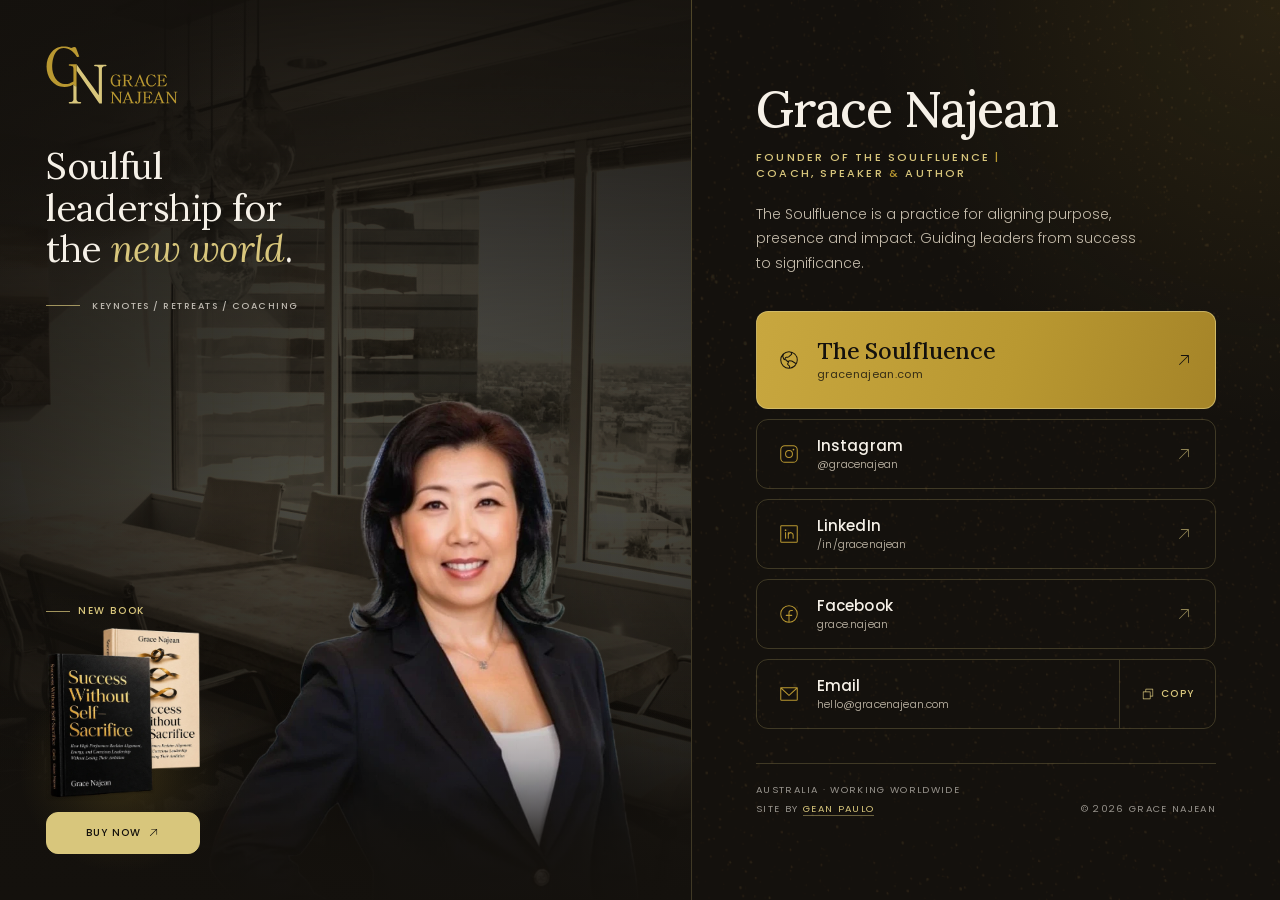
<file: index.html>
<!doctype html>
<html lang="en-AU">
<head>
  <meta charset="utf-8">
  <meta name="viewport" content="width=device-width, initial-scale=1">
  <meta name="theme-color" content="#14110D">
  <meta name="color-scheme" content="dark">
  <title>Grace Najean | Founder of The Soulfluence, Coach, Speaker &amp; Author</title>
  <meta name="description" content="Founder of The Soulfluence, coach, speaker and author. Explore the work, read the new book, or say hello to Grace Najean.">
  <meta name="author" content="Grace Najean">
  <meta property="og:type" content="profile">
  <meta property="og:site_name" content="Grace Najean">
  <meta property="og:locale" content="en_AU">
  <meta property="og:title" content="Grace Najean | Founder of The Soulfluence, Coach, Speaker &amp; Author">
  <meta property="og:description" content="Founder of The Soulfluence, coach, speaker and author. Explore the work, read the new book, or say hello.">
  <!-- After deployment, replace the relative og:image and twitter:image values with the absolute URL of assets/img/og.jpg so social scrapers can fetch the card. Add og:url with the final page URL too. -->
  <meta property="og:image" content="assets/img/og.jpg">
  <meta property="og:image:width" content="1200">
  <meta property="og:image:height" content="630">
  <meta property="og:image:alt" content="Grace Najean, founder of The Soulfluence, coach, speaker and author, against a gold and black backdrop.">
  <meta name="twitter:card" content="summary_large_image">
  <meta name="twitter:title" content="Grace Najean | Founder of The Soulfluence, Coach, Speaker &amp; Author">
  <meta name="twitter:description" content="Founder of The Soulfluence, coach, speaker and author. Explore the work, read the new book, or say hello.">
  <meta name="twitter:image" content="assets/img/og.jpg">
  <meta name="twitter:image:alt" content="Grace Najean, founder of The Soulfluence, coach, speaker and author, against a gold and black backdrop.">

  <link rel="icon" href="assets/img/favicon-32.png" sizes="32x32" type="image/png">
  <link rel="icon" href="assets/img/favicon-64.png" sizes="64x64" type="image/png">
  <link rel="icon" href="favicon.ico" sizes="any">
  <link rel="apple-touch-icon" href="assets/img/apple-touch-icon.png">
  <link rel="manifest" href="site.webmanifest">

  <link rel="preload" href="assets/fonts/lora-var.woff2" as="font" type="font/woff2" crossorigin>
  <link rel="preload" href="assets/fonts/poppins-400.woff2" as="font" type="font/woff2" crossorigin>
  <link rel="preload" href="assets/img/executive-boardroom.webp" as="image" type="image/webp">
  <link rel="preload" href="assets/img/grace-najean-portrait.webp" as="image" type="image/webp">
  <link rel="stylesheet" href="assets/css/styles.css">

  <script type="application/ld+json">
  {
    "@context": "https://schema.org",
    "@type": "Person",
    "name": "Grace Najean",
    "jobTitle": "Founder of The Soulfluence | Coach, Speaker & Author",
    "description": "Founder of The Soulfluence, coach, speaker and author.",
    "url": "https://gracenajean.com",
    "email": "hello@gracenajean.com",
    "image": "https://gracenajean.com/wp-content/uploads/2025/02/grace_keynote.webp",
    "knowsAbout": ["Soulful leadership", "Executive coaching", "Keynote speaking"],
    "sameAs": [
      "https://www.facebook.com/grace.najean",
      "https://www.instagram.com/gracenajean/",
      "https://au.linkedin.com/in/gracenajean",
      "https://gracenajean.com"
    ]
  }
  </script>
  <script type="application/ld+json">
  {
    "@context": "https://schema.org",
    "@type": "Book",
    "name": "Success Without Self Sacrifice",
    "author": {
      "@type": "Person",
      "name": "Grace Najean"
    },
    "url": "https://gracenajean.com/the-readers-edition",
    "image": "https://gracenajean.com/wp-content/uploads/2026/10/book-no-background-copy-2.webp",
    "description": "How high performers reclaim alignment, energy and conscious leadership without losing their ambition."
  }
  </script>
</head>
<body>
  <div class="page">
    <section class="visual" aria-label="Grace Najean">
      <div class="visual__media" aria-hidden="true">
        <img class="visual__bg" src="assets/img/executive-boardroom.webp" alt="" width="1800" height="1440" fetchpriority="high" decoding="async">
        <span class="visual__veil"></span>
      </div>

      <div class="visual__brand" aria-hidden="true">
        <img src="assets/img/grace-najean-logo.svg" alt="" width="605" height="264" decoding="async">
      </div>

      <p class="visual__statement">Soulful leadership for the <em>new world</em>.</p>

      <div class="visual__meta">
        <span class="visual__rule" aria-hidden="true"></span>
        <p>Keynotes <span aria-hidden="true">/</span> Retreats <span aria-hidden="true">/</span> Coaching</p>
      </div>

      <div class="portrait">
        <img class="portrait__img" src="assets/img/grace-najean-portrait.webp" alt="Grace Najean, founder of The Soulfluence, smiling in a black blazer." width="668" height="774" fetchpriority="high" decoding="async">
      </div>

      <a class="book" href="https://gracenajean.com/the-readers-edition" target="_blank" rel="noopener noreferrer" aria-label="Success Without Self Sacrifice, buy it now (opens in a new tab)">
        <span class="book__kicker"><span class="book__rule" aria-hidden="true"></span>New book</span>
        <span class="book__cover-wrap">
          <img class="book__cover" src="assets/img/new book cover for landing page.webp" alt="" width="600" height="835" loading="lazy" decoding="async">
        </span>
        <span class="book__title">Success Without Self Sacrifice</span>
        <span class="book__cta">Buy now
          <svg viewBox="0 0 256 256" fill="currentColor" aria-hidden="true" focusable="false"><path d="M198,64V168a6,6,0,0,1-12,0V78.48L68.24,196.24a6,6,0,0,1-8.48-8.48L177.52,70H88a6,6,0,0,1,0-12H192A6,6,0,0,1,198,64Z"/></svg>
        </span>
      </a>
    </section>

    <main class="panel">
      <div class="panel__inner">
        <header class="intro">
          <h1 class="intro__name">Grace Najean</h1>
          <p class="intro__role">Founder of The Soulfluence<span class="role__divider" aria-hidden="true"> |</span><span class="sr-only">,</span><br>Coach, Speaker <span class="amp">&amp;</span> Author</p>
          <p class="intro__bio">The Soulfluence is a practice for aligning purpose, presence and impact. Guiding leaders from success to significance.</p>
        </header>

        <nav class="links" id="links" aria-label="Grace Najean links">
          <a class="book-card" href="https://gracenajean.com/the-readers-edition" target="_blank" rel="noopener noreferrer" aria-label="Success Without Self Sacrifice, buy it now (opens in a new tab)">
            <span class="book-card__cover">
              <img src="assets/img/new book cover for landing page.webp" alt="" width="600" height="835" loading="lazy" decoding="async">
            </span>
            <span class="book-card__body">
              <span class="book-card__kicker">New book</span>
              <span class="book-card__title">Success Without Self Sacrifice</span>
            </span>
            <span class="book-card__cta">Buy now
              <svg viewBox="0 0 256 256" fill="currentColor" aria-hidden="true" focusable="false"><path d="M198,64V168a6,6,0,0,1-12,0V78.48L68.24,196.24a6,6,0,0,1-8.48-8.48L177.52,70H88a6,6,0,0,1,0-12H192A6,6,0,0,1,198,64Z"/></svg>
            </span>
          </a>

          <a class="link link--feature" href="https://gracenajean.com" target="_blank" rel="noopener noreferrer">
            <span class="link__icon" aria-hidden="true">
              <svg viewBox="0 0 256 256" fill="currentColor" focusable="false"><path d="M128,26A102,102,0,1,0,230,128,102.12,102.12,0,0,0,128,26Zm90,102a89.55,89.55,0,0,1-7.46,35.86l-46.69-28.71a13.94,13.94,0,0,0-5.46-2l-22.82-3.07A14.06,14.06,0,0,0,121.06,138h-9.92a2,2,0,0,1-1.8-1.13l-3.8-7.86a13.94,13.94,0,0,0-9.66-7.59l-10.71-2.3L94.4,103a2,2,0,0,1,1.74-1h16.71a13.9,13.9,0,0,0,6.76-1.75l12.25-6.75a14.73,14.73,0,0,0,2.62-1.88l26.91-24.33a13.93,13.93,0,0,0,2.83-17.21L161,44.25A90.16,90.16,0,0,1,218,128ZM144.6,39.54l9.15,16.39a2,2,0,0,1-.41,2.46L126.43,82.72a1.84,1.84,0,0,1-.37.27l-12.25,6.76a2,2,0,0,1-1,.25H96.14A14,14,0,0,0,84,97L73.18,115.91a2,2,0,0,1-.19-.35L61.5,84.89a2,2,0,0,1,0-1.48L72.68,57.06A89.9,89.9,0,0,1,144.6,39.54ZM38,128A89.52,89.52,0,0,1,49.38,84.23a13.85,13.85,0,0,0,.89,4.87l11.49,30.67a13.94,13.94,0,0,0,10.16,8.78l21.44,4.6a2,2,0,0,1,1.38,1.09l3.8,7.86a14.07,14.07,0,0,0,12.6,7.9h4.56l-8.49,19a14,14,0,0,0,2.51,15.2l.1.11,19.68,20.26a2,2,0,0,1,.46,1.7L127.7,218A90.1,90.1,0,0,1,38,128Zm102.08,89.19,1.67-8.6a14.07,14.07,0,0,0-3.47-12.16l-.1-.11L118.5,176.06a2,2,0,0,1-.33-2.14l13.7-30.73A2,2,0,0,1,134,142l22.82,3.08a2,2,0,0,1,.78.27L205,174.55A90.18,90.18,0,0,1,140.08,217.19Z"/></svg>
            </span>
            <span class="link__body">
              <span class="link__label">The Soulfluence</span>
              <span class="link__meta">gracenajean.com</span>
            </span>
            <span class="link__arrow" aria-hidden="true">
              <svg viewBox="0 0 256 256" fill="currentColor" focusable="false"><path d="M198,64V168a6,6,0,0,1-12,0V78.48L68.24,196.24a6,6,0,0,1-8.48-8.48L177.52,70H88a6,6,0,0,1,0-12H192A6,6,0,0,1,198,64Z"/></svg>
            </span>
            <span class="sr-only">Opens in a new tab</span>
          </a>


          <a class="link" href="https://www.instagram.com/gracenajean/" target="_blank" rel="noopener noreferrer">
            <span class="link__icon" aria-hidden="true">
              <svg viewBox="0 0 256 256" fill="currentColor" focusable="false"><path d="M128,82a46,46,0,1,0,46,46A46.06,46.06,0,0,0,128,82Zm0,80a34,34,0,1,1,34-34A34,34,0,0,1,128,162ZM176,26H80A54.06,54.06,0,0,0,26,80v96a54.06,54.06,0,0,0,54,54h96a54.06,54.06,0,0,0,54-54V80A54.06,54.06,0,0,0,176,26Zm42,150a42,42,0,0,1-42,42H80a42,42,0,0,1-42-42V80A42,42,0,0,1,80,38h96a42,42,0,0,1,42,42ZM190,76a10,10,0,1,1-10-10A10,10,0,0,1,190,76Z"/></svg>
            </span>
            <span class="link__body">
              <span class="link__label">Instagram</span>
              <span class="link__meta">@gracenajean</span>
            </span>
            <span class="link__arrow" aria-hidden="true">
              <svg viewBox="0 0 256 256" fill="currentColor" focusable="false"><path d="M198,64V168a6,6,0,0,1-12,0V78.48L68.24,196.24a6,6,0,0,1-8.48-8.48L177.52,70H88a6,6,0,0,1,0-12H192A6,6,0,0,1,198,64Z"/></svg>
            </span>
            <span class="sr-only">Opens in a new tab</span>
          </a>

          <a class="link" href="https://au.linkedin.com/in/gracenajean" target="_blank" rel="noopener noreferrer">
            <span class="link__icon" aria-hidden="true">
              <svg viewBox="0 0 256 256" fill="currentColor" focusable="false"><path d="M216,26H40A14,14,0,0,0,26,40V216a14,14,0,0,0,14,14H216a14,14,0,0,0,14-14V40A14,14,0,0,0,216,26Zm2,190a2,2,0,0,1-2,2H40a2,2,0,0,1-2-2V40a2,2,0,0,1,2-2H216a2,2,0,0,1,2,2ZM94,112v64a6,6,0,0,1-12,0V112a6,6,0,0,1,12,0Zm88,28v36a6,6,0,0,1-12,0V140a22,22,0,0,0-44,0v36a6,6,0,0,1-12,0V112a6,6,0,0,1,12,0v2.11A34,34,0,0,1,182,140ZM98,84A10,10,0,1,1,88,74,10,10,0,0,1,98,84Z"/></svg>
            </span>
            <span class="link__body">
              <span class="link__label">LinkedIn</span>
              <span class="link__meta">/in/gracenajean</span>
            </span>
            <span class="link__arrow" aria-hidden="true">
              <svg viewBox="0 0 256 256" fill="currentColor" focusable="false"><path d="M198,64V168a6,6,0,0,1-12,0V78.48L68.24,196.24a6,6,0,0,1-8.48-8.48L177.52,70H88a6,6,0,0,1,0-12H192A6,6,0,0,1,198,64Z"/></svg>
            </span>
            <span class="sr-only">Opens in a new tab</span>
          </a>

          <a class="link" href="https://www.facebook.com/grace.najean" target="_blank" rel="noopener noreferrer">
            <span class="link__icon" aria-hidden="true">
              <svg viewBox="0 0 256 256" fill="currentColor" focusable="false"><path d="M128,26A102,102,0,1,0,230,128,102.12,102.12,0,0,0,128,26Zm6,191.8V150h26a6,6,0,0,0,0-12H134V112a18,18,0,0,1,18-18h16a6,6,0,0,0,0-12H152a30,30,0,0,0-30,30v26H96a6,6,0,0,0,0,12h26v67.8a90,90,0,1,1,12,0Z"/></svg>
            </span>
            <span class="link__body">
              <span class="link__label">Facebook</span>
              <span class="link__meta">grace.najean</span>
            </span>
            <span class="link__arrow" aria-hidden="true">
              <svg viewBox="0 0 256 256" fill="currentColor" focusable="false"><path d="M198,64V168a6,6,0,0,1-12,0V78.48L68.24,196.24a6,6,0,0,1-8.48-8.48L177.52,70H88a6,6,0,0,1,0-12H192A6,6,0,0,1,198,64Z"/></svg>
            </span>
            <span class="sr-only">Opens in a new tab</span>
          </a>

          <div class="link-row">
            <a class="link-row__main" href="mailto:hello@gracenajean.com">
              <span class="link__icon" aria-hidden="true">
                <svg viewBox="0 0 256 256" fill="currentColor" focusable="false"><path d="M224,50H32a6,6,0,0,0-6,6V192a14,14,0,0,0,14,14H216a14,14,0,0,0,14-14V56A6,6,0,0,0,224,50ZM208.58,62,128,135.86,47.42,62ZM216,194H40a2,2,0,0,1-2-2V69.64l86,78.78a6,6,0,0,0,8.1,0L218,69.64V192A2,2,0,0,1,216,194Z"/></svg>
              </span>
              <span class="link__body">
                <span class="link__label">Email</span>
                <span class="link__meta">hello@gracenajean.com</span>
              </span>
            </a>
            <button class="copy" type="button" data-email="hello@gracenajean.com" aria-label="Copy email address hello@gracenajean.com">
              <span class="copy__glyph copy__glyph--copy" aria-hidden="true">
                <svg viewBox="0 0 256 256" fill="currentColor" focusable="false"><path d="M216,34H88a6,6,0,0,0-6,6V82H40a6,6,0,0,0-6,6V216a6,6,0,0,0,6,6H168a6,6,0,0,0,6-6V174h42a6,6,0,0,0,6-6V40A6,6,0,0,0,216,34ZM162,210H46V94H162Zm48-48H174V88a6,6,0,0,0-6-6H94V46H210Z"/></svg>
              </span>
              <span class="copy__glyph copy__glyph--check" aria-hidden="true">
                <svg viewBox="0 0 256 256" fill="currentColor" focusable="false"><path d="M228.24,76.24l-128,128a6,6,0,0,1-8.48,0l-56-56a6,6,0,0,1,8.48-8.48L96,191.51,219.76,67.76a6,6,0,0,1,8.48,8.48Z"/></svg>
              </span>
              <span class="copy__label">Copy</span>
            </button>
          </div>

        </nav>

        <footer class="footer">
          <div class="footer__left">
            <p>Australia <span aria-hidden="true">&middot;</span> Working worldwide</p>
            <p class="footer__dev">Site by <a href="https://geanpaulo.com" target="_blank" rel="noopener noreferrer" aria-label="Gean Paulo, site developer at geanpaulo.com, opens in a new tab">Gean Paulo</a></p>
          </div>
          <p class="footer__credit">&copy; <span id="year">2026</span> Grace Najean</p>
        </footer>
      </div>
    </main>
  </div>

  <p class="sr-only" role="status" aria-live="polite" id="copy-status"></p>
  <script src="assets/js/main.js" defer></script>
</body>
</html>
</file>
<file: assets/css/styles.css>
/* ==========================================================================
   Grace Najean / links
   Brand: Zen Gold #B99831, Sand #D8C67C, Aurora Black #202020, White
   Type: Lora (titles / subheads), Poppins (body / UI)
   ========================================================================== */

@font-face {
  font-family: 'Lora';
  font-style: normal;
  font-weight: 400 600;
  font-display: swap;
  src: url('../fonts/lora-var.woff2') format('woff2');
}
@font-face {
  font-family: 'Lora';
  font-style: italic;
  font-weight: 400 600;
  font-display: swap;
  src: url('../fonts/lora-italic-var.woff2') format('woff2');
}
@font-face {
  font-family: 'Poppins';
  font-style: normal;
  font-weight: 300;
  font-display: swap;
  src: url('../fonts/poppins-300.woff2') format('woff2');
}
@font-face {
  font-family: 'Poppins';
  font-style: normal;
  font-weight: 400;
  font-display: swap;
  src: url('../fonts/poppins-400.woff2') format('woff2');
}
@font-face {
  font-family: 'Poppins';
  font-style: normal;
  font-weight: 500;
  font-display: swap;
  src: url('../fonts/poppins-500.woff2') format('woff2');
}

:root {
  --ink: #14110d;
  --aurora: #202020;
  --gold: #b99831;
  --sand: #d8c67c;
  --paper: #f6f1e8;
  --muted: #c4bbab;
  --line: rgba(216, 198, 124, 0.22);
  --line-strong: rgba(216, 198, 124, 0.46);

  --font-display: 'Lora', 'Iowan Old Style', Georgia, serif;
  --font-body: 'Poppins', 'Helvetica Neue', Arial, sans-serif;

  --radius: 12px;

  --ease: cubic-bezier(0.23, 1, 0.32, 1);
  --ease-in-out: cubic-bezier(0.77, 0, 0.175, 1);
}

*,
*::before,
*::after {
  box-sizing: border-box;
}

html {
  -webkit-text-size-adjust: 100%;
  scroll-behavior: smooth;
}

html {
  color-scheme: dark;
}

body {
  margin: 0;
  min-height: 100dvh;
  background: var(--ink);
  color: var(--paper);
  font-family: var(--font-body);
  font-size: 16px;
  font-weight: 400;
  line-height: 1.5;
  -webkit-font-smoothing: antialiased;
  text-rendering: optimizeLegibility;
  overflow-x: hidden;
}

@media (prefers-contrast: more) {
  :root {
    --muted: #e4dccf;
    --line: rgba(216, 198, 124, 0.48);
    --line-strong: rgba(216, 198, 124, 0.8);
  }

  .intro__bio,
  .link__meta {
    color: var(--muted);
  }
}

/* Film grain, generated locally, kept almost invisible. */
body::after {
  content: '';
  position: fixed;
  inset: 0;
  z-index: 60;
  pointer-events: none;
  opacity: 0.035;
  background-image: url('../img/grain.png');
  background-size: 128px 128px;
  mix-blend-mode: overlay;
}

::selection {
  background: var(--gold);
  color: var(--ink);
}

img,
svg {
  display: block;
}

:focus-visible {
  outline: 2px solid var(--sand);
  outline-offset: 3px;
}

.sr-only {
  position: absolute !important;
  width: 1px;
  height: 1px;
  padding: 0;
  margin: -1px;
  overflow: hidden;
  clip: rect(0 0 0 0);
  white-space: nowrap;
  border: 0;
}

/* --------------------------------------------------------------------------
   Frame
   -------------------------------------------------------------------------- */

.page {
  display: grid;
  grid-template-columns: minmax(0, 1.08fr) minmax(0, 0.92fr);
  min-height: 100vh;
  min-height: 100dvh;
}

/* --------------------------------------------------------------------------
   Visual panel
   -------------------------------------------------------------------------- */

.visual {
  position: relative;
  display: flex;
  flex-direction: column;
  min-height: 100vh;
  min-height: 100dvh;
  padding: clamp(26px, 3.6vw, 56px);
  overflow: hidden;
  isolation: isolate;
  background: var(--ink);
}

.visual__media {
  position: absolute;
  inset: 0;
  z-index: 0;
  overflow: hidden;
}

/* A quiet corner scrim keeps the gold mark legible over the brightest frame. */
.visual::before {
  content: '';
  position: absolute;
  inset: 0;
  z-index: 2;
  pointer-events: none;
  background: radial-gradient(46% 38% at 0% 0%, rgba(20, 17, 13, 0.9) 0%, rgba(20, 17, 13, 0.62) 48%, rgba(20, 17, 13, 0) 80%);
}

.visual__bg {
  width: 100%;
  height: 100%;
  object-fit: cover;
  --bg-scale: 1.1;
  object-position: 55% 60%;
  transform: scale(var(--bg-scale));
  filter: saturate(0.68) sepia(0.5) brightness(0.54) contrast(1.06);
  opacity: 0.7;
}

.visual__veil {
  position: absolute;
  inset: 0;
  background:
    linear-gradient(180deg, rgba(20, 17, 13, 0.9) 0%, rgba(20, 17, 13, 0.38) 34%, rgba(20, 17, 13, 0.12) 55%, rgba(20, 17, 13, 0.94) 100%),
    linear-gradient(92deg, rgba(20, 17, 13, 0.72) 0%, rgba(20, 17, 13, 0.08) 58%, rgba(20, 17, 13, 0.32) 100%);
}

.visual__brand {
  position: relative;
  z-index: 4;
  display: block;
  width: clamp(116px, 10.3vw, 148px);
  color: inherit;
  text-decoration: none;
}

.visual__brand img {
  width: 100%;
  height: auto;
}

.visual__statement {
  position: relative;
  z-index: 4;
  width: min(12ch, 44%);
  margin: clamp(26px, 4.6vh, 46px) 0 0;
  font-family: var(--font-display);
  font-size: clamp(2rem, 2.9vw, 2.65rem);
  font-weight: 400;
  line-height: 1.12;
  letter-spacing: -0.015em;
  color: var(--paper);
  text-wrap: balance;
}

.visual__statement em {
  font-style: italic;
  color: var(--sand);
}

.visual__meta {
  position: relative;
  z-index: 4;
  display: flex;
  align-items: center;
  gap: 12px;
  width: fit-content;
  max-width: 62%;
  margin-top: clamp(20px, 3.2vh, 34px);
}

.visual__rule {
  width: 34px;
  height: 1px;
  flex: none;
  background: var(--sand);
  opacity: 0.7;
}

.visual__meta p {
  margin: 0;
  font-size: 0.58rem;
  font-weight: 500;
  line-height: 1.6;
  letter-spacing: 0.16em;
  text-transform: uppercase;
  color: rgba(246, 241, 232, 0.72);
}

.portrait {
  position: absolute;
  right: clamp(14px, 4vw, 54px);
  bottom: 0;
  z-index: 3;
  height: clamp(320px, 56vh, 500px);
  width: auto;
  aspect-ratio: 668 / 774;
  translate: 0 0;
  isolation: isolate;
}

.portrait__img {
  width: 100%;
  height: auto;
  filter: saturate(0.94) contrast(1.035) brightness(1.015) drop-shadow(0 26px 46px rgba(0, 0, 0, 0.4));
}

/* --------------------------------------------------------------------------
   The book, treated as an object in the lower-left of the cover
   -------------------------------------------------------------------------- */

.book {
  position: absolute;
  left: clamp(26px, 3.6vw, 56px);
  bottom: clamp(26px, 3.6vw, 56px);
  z-index: 5;
  display: block;
  width: clamp(84px, 8.9vw, 128px);
  color: var(--paper);
  text-decoration: none;
  isolation: isolate;
}

.book::before {
  content: '';
  position: absolute;
  left: -18%;
  bottom: -8%;
  z-index: -1;
  width: 136%;
  aspect-ratio: 1;
  pointer-events: none;
  background: radial-gradient(circle, rgba(185, 152, 49, 0.22) 0%, rgba(185, 152, 49, 0.07) 42%, rgba(185, 152, 49, 0) 70%);
}

.book__kicker {
  display: flex;
  align-items: center;
  gap: 8px;
  white-space: nowrap;
  font-size: 0.5625rem;
  font-weight: 500;
  line-height: 1.4;
  letter-spacing: 0.16em;
  text-transform: uppercase;
  color: var(--sand);
}

.book__rule {
  width: 20px;
  height: 1px;
  flex: none;
  background: var(--sand);
  opacity: 0.72;
  transition: width 0.4s var(--ease);
}

.book__cover-wrap {
  display: block;
  margin-top: 10px;
}

.book__cover {
  display: block;
  width: 100%;
  height: auto;
  transition: transform 0.5s var(--ease);
}

.book__title {
  display: block;
  margin-top: 12px;
  font-family: var(--font-display);
  font-size: 0.8125rem;
  font-weight: 500;
  line-height: 1.32;
  color: var(--paper);
  text-wrap: pretty;
}

.book__cta {
  display: flex;
  align-items: center;
  justify-content: center;
  gap: 6px;
  min-height: 42px;
  margin-top: 12px;
  padding: 12px 10px;
  border: 1px solid var(--sand);
  border-radius: var(--radius);
  background: var(--sand);
  color: var(--ink);
  font-size: 0.6875rem;
  font-weight: 500;
  line-height: 1.2;
  letter-spacing: 0.1em;
  text-transform: uppercase;
  transition:
    background-color 0.24s var(--ease),
    border-color 0.24s var(--ease),
    color 0.24s var(--ease);
}

.book__cta svg {
  width: 13px;
  height: 13px;
  flex: none;
  transition: transform 0.4s var(--ease);
}

.book:focus-visible {
  outline: 2px solid var(--sand);
  outline-offset: 6px;
}

@media (hover: hover) and (pointer: fine) {
  .book:hover .book__cover,
  .book:focus-visible .book__cover {
    transform: translateY(-5px) rotate(-1.2deg);
  }

  .book:hover .book__rule,
  .book:focus-visible .book__rule {
    width: 32px;
  }

  .book:hover .book__cta,
  .book:focus-visible .book__cta {
    border-color: var(--gold);
    background: var(--gold);
    color: var(--ink);
  }

  .book:hover .book__cta svg,
  .book:focus-visible .book__cta svg {
    transform: translate(2px, -2px);
  }
}

@media (min-width: 1201px) {
  .book {
    width: clamp(148px, 12vw, 172px);
  }

  .book__kicker {
    font-size: 0.625rem;
  }

  .book__rule {
    width: 24px;
  }

  .book__title {
    margin-top: 13px;
    font-size: 0.875rem;
    line-height: 1.3;
  }

  .book__cta {
    margin-top: 11px;
    font-size: 0.625rem;
  }
}

@media (max-width: 1359px) {
  .book__title {
    display: none;
  }
}

@media (max-width: 1200px) {
  .book__cta {
    min-height: 34px;
    gap: 4px;
    margin-top: 9px;
    padding: 9px 6px;
    font-size: 0.5625rem;
  }

  .book__cta svg {
    width: 11px;
    height: 11px;
  }
}

/* The portrait sits in the page, not on top of it. */
.visual::after {
  content: '';
  position: absolute;
  right: 0;
  bottom: 0;
  left: 0;
  z-index: 3;
  height: 24%;
  pointer-events: none;
  background: linear-gradient(0deg, rgba(20, 17, 13, 0.98) 0%, rgba(20, 17, 13, 0.82) 30%, rgba(20, 17, 13, 0.28) 65%, rgba(20, 17, 13, 0) 100%);
}

/* --------------------------------------------------------------------------
   Link panel
   -------------------------------------------------------------------------- */

.panel {
  position: relative;
  display: flex;
  align-items: center;
  justify-content: center;
  padding: clamp(30px, 5vh, 66px) clamp(24px, 4.2vw, 64px);
  overflow: hidden;
  border-left: 1px solid var(--line);
  background:
    radial-gradient(120% 82% at 100% 0%, rgba(185, 152, 49, 0.12), rgba(185, 152, 49, 0) 58%),
    var(--ink);
}

/* Gold dust, an Unsplash night-sky frame tinted toward the brand. */
.panel::before {
  content: '';
  position: absolute;
  inset: 0;
  z-index: 0;
  pointer-events: none;
  background-image: url('../img/gold-dust.webp');
  background-size: cover;
  background-position: center;
  opacity: 0.1;
  filter: sepia(1) saturate(2.4) hue-rotate(-8deg) brightness(0.72) contrast(1.15);
  mix-blend-mode: screen;
}

/* Pointer-following warmth. A static gradient moved on the compositor. */
.panel::after {
  content: '';
  position: absolute;
  top: 0;
  left: 0;
  z-index: 0;
  width: 640px;
  height: 640px;
  border-radius: 50%;
  pointer-events: none;
  background: radial-gradient(circle, rgba(216, 198, 124, 0.11) 0%, rgba(216, 198, 124, 0.05) 36%, rgba(216, 198, 124, 0) 70%);
  transform: translate3d(calc(var(--mx, 0px) - 320px), calc(var(--my, 0px) - 320px), 0);
  opacity: 0;
  transition: opacity 0.6s var(--ease);
}

@media (hover: hover) and (pointer: fine) {
  .panel.is-live::after {
    opacity: 1;
    will-change: transform;
  }
}

.panel__inner {
  position: relative;
  z-index: 1;
  width: min(100%, 460px);
  margin-inline: auto;
}

.intro__name {
  margin: 0;
  font-family: var(--font-display);
  font-size: clamp(2.45rem, 3.9vw, 3.45rem);
  font-weight: 500;
  line-height: 1.02;
  letter-spacing: -0.02em;
  color: var(--paper);
  text-wrap: balance;
}

.intro__role .amp,
.intro__role .role__divider {
  color: var(--gold);
}

.intro__role {
  margin: 14px 0 0;
  font-size: 0.6875rem;
  font-weight: 500;
  line-height: 1.5;
  letter-spacing: 0.2em;
  text-transform: uppercase;
  text-wrap: balance;
  color: var(--sand);
}

.intro__bio {
  max-width: 43ch;
  margin: 20px 0 0;
  font-size: 0.875rem;
  font-weight: 300;
  line-height: 1.75;
  color: var(--muted);
  text-wrap: pretty;
}

/* --------------------------------------------------------------------------
   Links
   -------------------------------------------------------------------------- */

.links {
  display: flex;
  flex-direction: column;
  gap: 10px;
  margin-top: clamp(26px, 4vh, 38px);
  scroll-margin-top: 24px;
}

.link,
.link-row {
  position: relative;
  border: 1px solid var(--line);
  border-radius: var(--radius);
  isolation: isolate;
  color: var(--paper);
  transition:
    border-color 0.24s var(--ease),
    color 0.24s var(--ease);
}

.link {
  display: grid;
  grid-template-columns: 24px minmax(0, 1fr) 22px;
  align-items: center;
  gap: 16px;
  min-height: 70px;
  padding: 12px 20px;
  text-decoration: none;
  -webkit-tap-highlight-color: transparent;
}

.link::before,
.link-row::before {
  content: '';
  position: absolute;
  inset: 0;
  z-index: -1;
  background: linear-gradient(100deg, var(--sand) 0%, var(--gold) 100%);
  border-radius: var(--radius);
  transform: scaleX(0);
  transform-origin: left center;
  transition: transform 0.42s var(--ease);
}

.link > *,
.link-row > * {
  position: relative;
}

.link__icon {
  display: grid;
  place-items: center;
  color: var(--gold);
  transition: color 0.24s var(--ease);
}

.link__icon svg {
  width: 22px;
  height: 22px;
}

.link__body {
  display: flex;
  flex-direction: column;
  gap: 2px;
  min-width: 0;
}

.link__label {
  font-size: 0.9375rem;
  font-weight: 500;
  line-height: 1.3;
  letter-spacing: 0.005em;
}

.link__meta {
  overflow: hidden;
  color: var(--muted);
  font-size: 0.6875rem;
  font-weight: 300;
  line-height: 1.4;
  letter-spacing: 0.015em;
  text-overflow: ellipsis;
  white-space: nowrap;
  transition: color 0.24s var(--ease);
}

.link__arrow {
  display: grid;
  place-items: center;
  color: rgba(216, 198, 124, 0.62);
  transition:
    color 0.24s var(--ease),
    transform 0.42s var(--ease);
}

.link__arrow svg {
  width: 18px;
  height: 18px;
}

/* Featured: the website is the primary action. */
.link--feature {
  min-height: 98px;
  padding: 18px 20px;
  border-color: rgba(216, 198, 124, 0.66);
  background:
    linear-gradient(105deg, #c8a73f 0%, var(--gold) 56%, #a58428 100%);
  color: var(--ink);
}

.link--feature::before {
  background: linear-gradient(100deg, #e7d99c 0%, var(--sand) 100%);
}

.link--feature .link__icon,
.link--feature .link__arrow {
  color: var(--ink);
}

.link--feature .link__label {
  font-family: var(--font-display);
  font-size: 1.45rem;
  font-weight: 500;
  line-height: 1.15;
  letter-spacing: -0.01em;
}

.link--feature .link__meta {
  color: rgba(20, 17, 13, 0.8);
  font-size: 0.6875rem;
  font-weight: 400;
  letter-spacing: 0.03em;
}

/* Hover, only where hovering is a real input. */
@media (hover: hover) and (pointer: fine) {
  .link:hover,
  .link:focus-visible {
    border-color: var(--gold);
    color: var(--ink);
  }

  .link:hover::before,
  .link:focus-visible::before {
    transform: scaleX(1);
  }

  .link:hover .link__icon,
  .link:focus-visible .link__icon,
  .link:hover .link__arrow,
  .link:focus-visible .link__arrow {
    color: var(--ink);
  }

  .link:hover .link__meta,
  .link:focus-visible .link__meta {
    color: rgba(20, 17, 13, 0.76);
  }

  .link:hover .link__arrow,
  .link:focus-visible .link__arrow {
    transform: translate(2px, -2px);
  }

  .link:active {
    transform: scale(0.995);
  }

  .link--feature:hover,
  .link--feature:focus-visible {
    border-color: var(--sand);
  }
}

/* Keyboard focus gets the same gold fill, even without a pointer. */
.link:focus-visible {
  outline: 2px solid var(--sand);
  outline-offset: 3px;
  border-color: var(--gold);
  color: var(--ink);
}
.link:focus-visible::before {
  transform: scaleX(1);
}
.link:focus-visible .link__icon,
.link:focus-visible .link__arrow {
  color: var(--ink);
}
.link:focus-visible .link__meta {
  color: rgba(20, 17, 13, 0.76);
}

/* Email row: mailto plus a copy action. */
.link-row {
  display: flex;
  align-items: stretch;
  min-height: 70px;
}

.link-row__main {
  display: grid;
  border-radius: var(--radius) 0 0 var(--radius);
  flex: 1;
  grid-template-columns: 24px minmax(0, 1fr);
  align-items: center;
  gap: 16px;
  min-width: 0;
  padding: 12px 10px 12px 20px;
  color: inherit;
  text-decoration: none;
}

.copy {
  display: inline-flex;
  align-items: center;
  justify-content: center;
  gap: 6px;
  align-self: stretch;
  min-width: 96px;
  height: auto;
  margin: 0;
  padding: 0 14px;
  border: 0;
  border-left: 1px solid var(--line);
  border-radius: 0 var(--radius) var(--radius) 0;
  background: transparent;
  color: var(--sand);
  font-family: var(--font-body);
  font-size: 0.625rem;
  font-weight: 500;
  letter-spacing: 0.14em;
  text-transform: uppercase;
  cursor: pointer;
  transition:
    color 0.2s var(--ease),
    background-color 0.2s var(--ease),
    border-color 0.2s var(--ease),
    transform 0.12s var(--ease);
}

.copy svg {
  width: 14px;
  height: 14px;
}

.copy:focus-visible,
.link-row__main:focus-visible {
  outline: 2px solid var(--sand);
  outline-offset: -4px;
}

.copy__glyph {
  display: inline-flex;
}

.copy__glyph--check {
  display: none;
}

.copy.is-copied {
  border-color: var(--gold);
  background: var(--ink);
  color: var(--sand);
}

.copy.is-copied .copy__glyph--copy {
  display: none;
}

.copy.is-copied .copy__glyph--check {
  display: inline-flex;
}

.copy:active {
  transform: scale(0.97);
}

@media (hover: hover) and (pointer: fine) {
  .link-row:hover {
    border-color: var(--gold);
    color: var(--ink);
  }

  .link-row:hover::before {
    transform: scaleX(1);
  }

  .link-row:hover .link__icon {
    color: var(--ink);
  }

  .link-row:hover .link__meta {
    color: rgba(20, 17, 13, 0.76);
  }

  .link-row:hover .copy {
    border-left-color: rgba(20, 17, 13, 0.32);
    background: rgba(20, 17, 13, 0.06);
    color: var(--ink);
  }

  .link-row:hover .copy:hover {
    background: rgba(20, 17, 13, 0.12);
  }

  .link-row:hover .copy.is-copied,
  .link-row:hover .copy.is-copied:hover {
    border-left-color: var(--gold);
    background: var(--ink);
    color: var(--sand);
  }
}

.link-row:focus-within {
  border-color: var(--sand);
}

/* --------------------------------------------------------------------------
   The book, as a special link card on stacked layouts
   -------------------------------------------------------------------------- */

.book-card {
  display: none;
}

@media (max-width: 980px) {
  .book {
    display: none;
  }

  .book-card {
    position: relative;
    display: grid;
    grid-template-columns: 54px minmax(0, 1fr) auto;
    align-items: center;
    gap: 12px;
    min-height: 104px;
    padding: 14px 16px;
    overflow: visible;
    border: 1px solid var(--line-strong);
    border-radius: var(--radius);
    background:
      linear-gradient(110deg, rgba(185, 152, 49, 0.17) 0%, rgba(185, 152, 49, 0.06) 54%, rgba(255, 255, 255, 0.015) 100%);
    color: var(--paper);
    text-decoration: none;
    isolation: isolate;
  }

  .book-card::before {
    content: '';
    position: absolute;
    inset: 0;
    z-index: -1;
    border-radius: inherit;
    pointer-events: none;
    background: radial-gradient(70% 110% at 0% 50%, rgba(216, 198, 124, 0.14), rgba(216, 198, 124, 0) 70%);
  }

  .book-card__cover {
    display: block;
    width: 52px;
    transition: transform 0.45s var(--ease);
  }

  .book-card__cover img {
    display: block;
    width: 100%;
    height: auto;
    filter: drop-shadow(0 8px 12px rgba(0, 0, 0, 0.48));
  }

  .book-card__body {
    display: flex;
    flex-direction: column;
    gap: 3px;
    min-width: 0;
  }

  .book-card__kicker {
    font-size: 0.5625rem;
    font-weight: 500;
    line-height: 1.4;
    letter-spacing: 0.16em;
    text-transform: uppercase;
    color: var(--sand);
  }

  .book-card__title {
    font-family: var(--font-display);
    font-size: 1.05rem;
    font-weight: 500;
    line-height: 1.2;
    color: var(--paper);
  }

  .book-card__cta {
    display: inline-flex;
    align-items: center;
    gap: 4px;
    height: 32px;
    padding: 0 10px;
    border-radius: var(--radius);
    background: var(--sand);
    color: var(--ink);
    font-size: 0.5625rem;
    font-weight: 500;
    line-height: 1.2;
    letter-spacing: 0.1em;
    text-transform: uppercase;
    white-space: nowrap;
    transition: background-color 0.24s var(--ease);
  }

  .book-card__cta svg {
    width: 12px;
    height: 12px;
    flex: none;
  }

  .book-card:focus-visible {
    outline: 2px solid var(--sand);
    outline-offset: 3px;
  }
}

@media (hover: hover) and (pointer: fine) {
  .book-card:hover {
    border-color: var(--sand);
  }

  .book-card:hover .book-card__cover {
    transform: translateY(-3px) rotate(-1deg);
  }

  .book-card:hover .book-card__cta {
    background: var(--gold);
  }
}

/* --------------------------------------------------------------------------
   Footer
   -------------------------------------------------------------------------- */

.footer {
  display: flex;
  flex-wrap: wrap;
  align-items: flex-end;
  justify-content: space-between;
  gap: 8px 18px;
  margin-top: clamp(24px, 4vh, 34px);
  padding-top: 18px;
  border-top: 1px solid var(--line);
  color: rgba(246, 241, 232, 0.58);
  font-size: 0.6rem;
  font-weight: 400;
  line-height: 1.6;
  letter-spacing: 0.14em;
  text-transform: uppercase;
}

.footer p {
  margin: 0;
}

.footer__left {
  display: flex;
  flex-direction: column;
  gap: 3px;
}

.footer p.footer__credit {
  margin-left: auto;
  text-align: right;
}

.footer__dev a {
  color: var(--sand);
  text-decoration: none;
  border-bottom: 1px solid rgba(216, 198, 124, 0.45);
  transition:
    color 0.2s var(--ease),
    border-color 0.2s var(--ease);
}

.footer__dev a:hover,
.footer__dev a:focus-visible {
  color: var(--paper);
  border-color: var(--paper);
}

/* --------------------------------------------------------------------------
   Load choreography
   -------------------------------------------------------------------------- */

@media (prefers-reduced-motion: no-preference) {
  .visual__bg {
    animation: bg-settle 1.5s var(--ease) both;
  }

  .visual__brand {
    animation: fade-drop 0.8s var(--ease) 0.08s both;
  }

  .visual__statement {
    animation: rise 0.9s var(--ease) 0.32s both;
  }

  .visual__meta {
    animation: fade 0.9s ease-out 0.55s both;
  }

  .portrait__img {
    animation: portrait-rise 1.05s var(--ease) 0.12s both;
  }

  .book {
    animation: rise 0.8s var(--ease) 0.45s both;
  }

  .intro__name {
    animation: rise 0.8s var(--ease) 0.18s both;
  }

  .intro__role {
    animation: rise 0.8s var(--ease) 0.26s both;
  }

  .intro__bio {
    animation: rise 0.8s var(--ease) 0.34s both;
  }

  .links > * {
    animation: rise 0.7s var(--ease) both;
  }

  .links > *:nth-child(1) {
    animation-delay: 0.42s;
  }
  .links > *:nth-child(2) {
    animation-delay: 0.48s;
  }
  .links > *:nth-child(3) {
    animation-delay: 0.54s;
  }
  .links > *:nth-child(4) {
    animation-delay: 0.6s;
  }
  .links > *:nth-child(5) {
    animation-delay: 0.66s;
  }
  .links > *:nth-child(6) {
    animation-delay: 0.72s;
  }

  .footer {
    animation: fade 0.8s ease-out 0.8s both;
  }
}

@keyframes bg-settle {
  from {
    transform: scale(calc(var(--bg-scale) * 1.06));
    opacity: 0.3;
  }
  to {
    transform: scale(var(--bg-scale));
    opacity: 0.7;
  }
}

@keyframes portrait-rise {
  from {
    opacity: 0;
    transform: translateY(26px) scale(0.985);
  }
  to {
    opacity: 1;
    transform: translateY(0) scale(1);
  }
}

@keyframes rise {
  from {
    opacity: 0;
    transform: translateY(14px);
  }
  to {
    opacity: 1;
    transform: translateY(0);
  }
}

@keyframes fade-drop {
  from {
    opacity: 0;
    transform: translateY(-8px);
  }
  to {
    opacity: 1;
    transform: translateY(0);
  }
}

@keyframes fade {
  from {
    opacity: 0;
  }
  to {
    opacity: 1;
  }
}

/* --------------------------------------------------------------------------
   Responsive
   -------------------------------------------------------------------------- */

@media (max-width: 1180px) {
  .visual {
    padding: clamp(24px, 3vw, 40px);
  }

  .book {
    left: clamp(24px, 3vw, 40px);
    bottom: clamp(24px, 3vw, 40px);
  }

  .portrait {
    height: clamp(300px, 54vh, 470px);
    width: auto;
  }

  .visual__statement {
    font-size: clamp(1.8rem, 2.8vw, 2.2rem);
  }

  .intro__name {
    font-size: clamp(2.35rem, 3.9vw, 2.95rem);
  }
}

/* Short laptops: keep the full link stack above the fold. */
@media (min-width: 981px) and (max-height: 800px) {
  .panel {
    padding-block: 26px;
  }

  .link {
    min-height: 64px;
  }

  .link--feature {
    min-height: 90px;
  }

  .links {
    gap: 8px;
    margin-top: 24px;
  }

  .intro__bio {
    margin-top: 16px;
  }

  .footer {
    margin-top: 20px;
    padding-top: 14px;
  }
}

@media (max-width: 980px) {
  .page {
    display: block;
  }

  .visual {
    min-height: 0;
    height: clamp(400px, 58vh, 620px);
    height: clamp(400px, 58dvh, 620px);
    padding: 24px;
  }

  .visual__bg {
    --bg-scale: 1.14;
    object-position: 55% 60%;
    opacity: 0.72;
  }

  .visual__veil {
    background:
      linear-gradient(180deg, rgba(20, 17, 13, 0.8) 0%, rgba(20, 17, 13, 0.16) 38%, rgba(20, 17, 13, 0.66) 100%),
      linear-gradient(90deg, rgba(20, 17, 13, 0.55) 0%, rgba(20, 17, 13, 0.04) 70%);
  }

  .visual__brand {
    width: clamp(104px, 17vw, 128px);
  }

  .visual__statement,
  .visual__meta {
    display: none;
  }

  .portrait {
    right: auto;
    left: 50%;
    height: clamp(280px, 74%, 480px);
    width: auto;
    translate: -50% 0;
  }

  .panel {
    display: block;
    padding: clamp(34px, 6vw, 54px) clamp(20px, 6vw, 40px) 38px;
    border-left: 0;
    border-top: 0;
    background:
      radial-gradient(120% 60% at 80% 0%, rgba(185, 152, 49, 0.12), rgba(185, 152, 49, 0) 60%),
      var(--ink);
  }

  .panel::before {
    opacity: 0.1;
  }

  .panel__inner {
    width: min(100%, 520px);
  }

  .intro__name {
    font-size: clamp(2.25rem, 8.2vw, 2.85rem);
  }

  .links {
    margin-top: 28px;
  }

  .footer {
    justify-content: space-between;
  }
}

@media (max-width: 480px) {
  .visual {
    height: clamp(360px, 52vh, 560px);
    height: clamp(360px, 52dvh, 560px);
  }

  .visual__brand {
    width: clamp(104px, 28vw, 126px);
  }

  .portrait {
    height: clamp(250px, 72%, 340px);
  }
}

@media (max-width: 420px) {
  .visual {
    height: clamp(350px, 52vh, 500px);
    height: clamp(350px, 52dvh, 500px);
    padding: 20px;
  }

  .visual__brand {
    width: clamp(100px, 28vw, 112px);
  }

  .panel {
    padding: 32px 18px 30px;
  }

  .link {
    gap: 13px;
    min-height: 66px;
    padding: 11px 14px;
    grid-template-columns: 22px minmax(0, 1fr) 20px;
  }

  .link__icon svg {
    width: 20px;
    height: 20px;
  }

  .link--feature {
    min-height: 92px;
    padding: 16px 14px;
  }

  .link--feature .link__label {
    font-size: 1.3rem;
  }

  .link-row {
    min-height: 66px;
  }

  .link-row__main {
    gap: 13px;
    padding: 11px 8px 11px 14px;
  }

  .copy {
    min-width: 88px;
    padding: 0 10px;
  }

  .copy__label {
    font-size: 0.58rem;
  }

  .intro__bio {
    font-size: 0.84rem;
  }

  .footer {
    font-size: 0.56rem;
  }
}

@media (max-width: 350px) {
  .book-card {
    grid-template-columns: minmax(0, 1fr) auto;
  }

  .book-card__cover {
    display: none;
  }

  .link__meta {
    font-size: 0.64rem;
  }

  .copy {
    min-width: 42px;
    padding: 0 8px;
  }

  .copy__label {
    display: none;
  }
}

/* Landscape phones: keep the cover shallow. */
@media (max-width: 980px) and (max-height: 520px) {
  .visual {
    height: 240px;
  }

  .portrait {
    height: 200px;
    width: auto;
  }

  .visual__brand {
    width: 110px;
  }
}

/* --------------------------------------------------------------------------
   Reduced motion: keep the colour, lose the movement.
   -------------------------------------------------------------------------- */

@media (prefers-reduced-motion: reduce) {
  html {
    scroll-behavior: auto;
  }

  .visual__bg,
  .visual__brand,
  .visual__statement,
  .visual__meta,
  .portrait__img,
  .book,
  .intro__name,
  .intro__role,
  .intro__bio,
  .links > *,
  .footer {
    animation: none !important;
  }

  .link,
  .link-row,
  .link__icon,
  .link__meta,
  .link__arrow,
  .copy,
  .book__cover,
  .book__rule,
  .book-card__cover {
    transition-duration: 0.15s;
  }

  .link::before,
  .link-row::before {
    transition-duration: 0.15s;
  }

  .link:active,
  .copy:active,
  .book:hover .book__cover,
  .book:focus-visible .book__cover,
  .book-card:hover .book-card__cover,
  .book:hover .book__cta svg,
  .book:focus-visible .book__cta svg {
    transform: none;
  }

  .book:hover .book__rule,
  .book:focus-visible .book__rule {
    width: 20px;
  }
}
</file>
